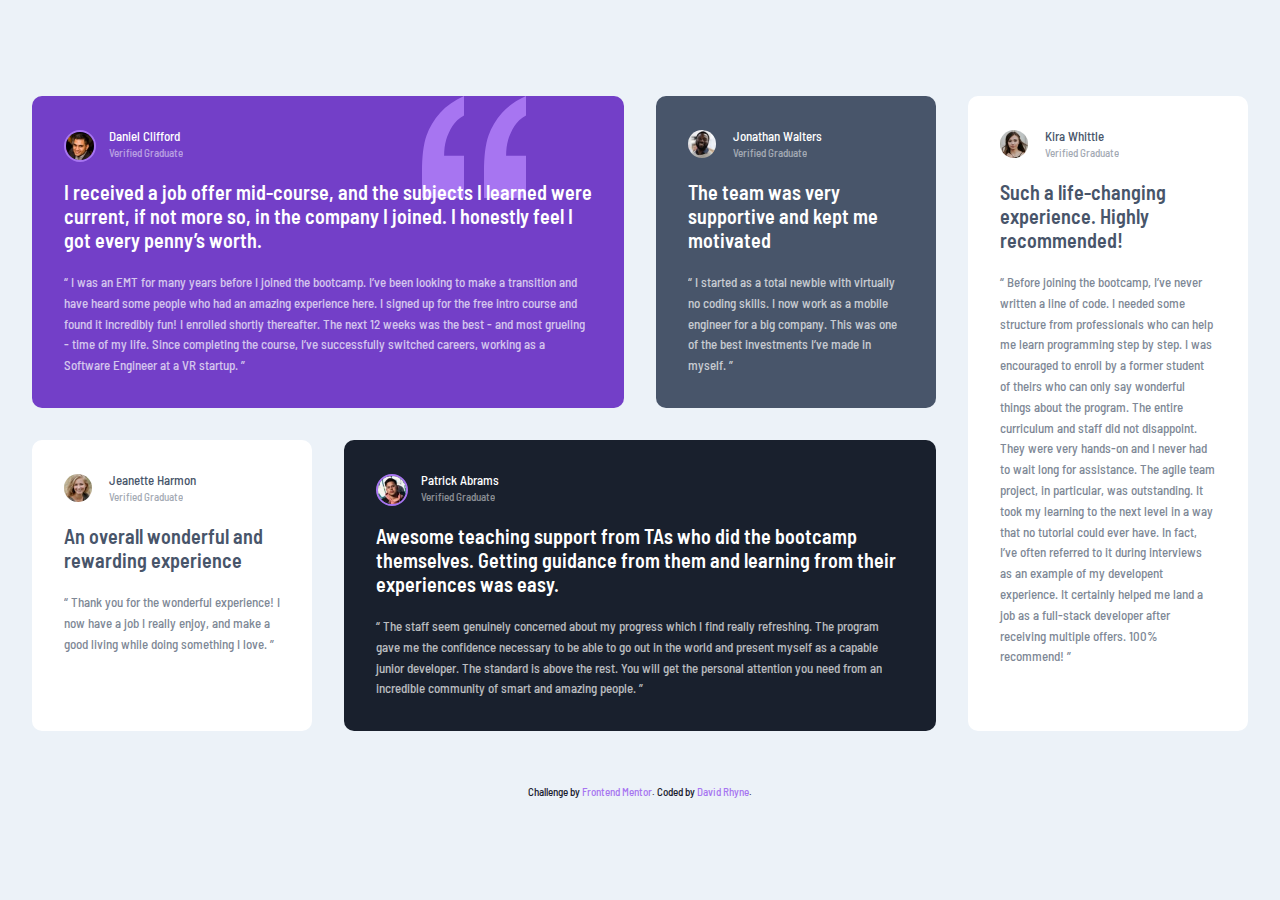
<file: index.html>
<!DOCTYPE html>
<html lang="en">
<head>
    <meta charset="UTF-8">
    <meta name="viewport" content="width=device-width, initial-scale=1.0">
    <title>Grid sections</title>
    <link rel="stylesheet" href="index.css">
    <link href='https://fonts.googleapis.com/css?family=Barlow Semi Condensed' rel='stylesheet'>
</head>
<body>
  <div class="container">

    <div class="card card1">
      <img src="./images/image-daniel.jpg" alt="Daniel" class="card__img accent-border">
      <h2 class="card__name">Daniel Clifford </h2>
      <p class="card__title">Verified Graduate</p>
      <p class="card__main-quote">
        I received a job offer mid-course, and the subjects I learned were current, if not more so,
        in the company I joined. I honestly feel I got every penny’s worth.
      </p>
      <p class="card__testimonial">
        “ I was an EMT for many years before I joined the bootcamp. I’ve been looking to make a
        transition and have heard some people who had an amazing experience here. I signed up
        for the free intro course and found it incredibly fun! I enrolled shortly thereafter.
        The next 12 weeks was the best - and most grueling - time of my life. Since completing
        the course, I’ve successfully switched careers, working as a Software Engineer at a VR startup. ”
      </p>
    </div>

    <div class="card card2">
      <img src="./images/image-jonathan.jpg" alt="Jonathan" class="card__img">
      <h2 class="card__name">Jonathan Walters</h2>
      <p class="card__title">Verified Graduate</p>
      <p class="card__main-quote">
        The team was very supportive and kept me motivated
      </p>
      <p class="card__testimonial">
        “ I started as a total newbie with virtually no coding skills. I now work as a mobile engineer
        for a big company. This was one of the best investments I’ve made in myself. ”
      </p>
    </div>
    
    <div class="card card3">
      <img src="./images/image-jeanette.jpg" alt="Jeanette" class="card__img">
      <h2 class="card__name">Jeanette Harmon</h2>
      <p class="card__title">Verified Graduate</p>
      <p class="card__main-quote">
        An overall wonderful and rewarding experience</p>
      <p class="card__testimonial">“ Thank you for the wonderful experience! I now have a job I really enjoy, and make a
        good living while doing something I love. ”
      </p>
    </div>

    <div class="card card4">
      <img src="./images/image-patrick.jpg" alt="Patrick" class="card__img accent-border">
      <h2 class="card__name"> Patrick Abrams</h2>
      <p class="card__title">Verified Graduate</p>
      <p class="card__main-quote">Awesome teaching support from TAs who did the bootcamp themselves. Getting guidance
        from them and learning from their experiences was easy.
      </p>
      <p class="card__testimonial">“ The staff seem genuinely concerned about my progress which I find really
        refreshing. The program gave me the confidence necessary to be able to go out in the world and present myself as
        a capable junior developer. The standard is above the rest. You will get the personal attention you need from
        an incredible community of smart and amazing people. ”
      </p>
    </div>

    <div class="card card5">
      <img src="./images/image-kira.jpg" alt="Kira" class="card__img">
      <h2 class="card__name">Kira Whittle</h2>
      <p class="card__title">Verified Graduate</p>
      <p class="card__main-quote">Such a life-changing experience. Highly recommended!</p>
      <p class="card__testimonial">“ Before joining the bootcamp, I’ve never written a line of code. I needed some
        structure from professionals who can help me learn programming step by step. I was encouraged to enroll by a
        former
        student of theirs who can only say wonderful things about the program. The entire curriculum and staff
        did not disappoint. They were very hands-on and I never had to wait long for assistance. The agile team
        project, in particular, was outstanding. It took my learning to the next level in a way that no tutorial
        could ever have. In fact, I’ve often referred to it during interviews as an example of my developent
        experience. It certainly helped me land a job as a full-stack developer after receiving multiple offers.
        100% recommend! ”
      </p>
    </div>

  </div>

  <div class="attribution">
    Challenge by <a href="https://www.frontendmentor.io?ref=challenge" target="_blank">Frontend Mentor</a>.
    Coded by <a href="mailto:davidrhyne@att.net">David Rhyne</a>.
  </div>
</body>
</html>
</file>
<file: index.css>
:root {
    --bg-color: #ECF2F8;
    --white-color: #fff;
    --primary-color: #733FC8;
    --primary-accent-color: #A775F1;
    --secondary-color: #48556A;
    --tertiary-color: #19202D;
    --lightest-gray-color: #CFCFCF;



}

body {
    font-family: 'Barlow Semi Condensed', sans-serif;
    font-size: 1rem;
    font-weight: 500;
    color: var(--white-color);
    background-color: var(--bg-color);
    margin: 4em auto;
}

h2,
p {
    margin: 0;
    padding: 0;
    font-family: 'Barlow Semi Condensed', sans-serif;
}

.container {
    display: flex;
    flex-direction: column;
    align-items: center;
    max-width: 1440px;
    margin: 0 auto;
}

/* individual card styling */
.card {
    grid-area: card;
    box-sizing: border-box;
    background: #733FC8;
    border-radius: 10px;
    padding: 2em 1.75em;
    margin: 1em;
    display: grid;
    grid-template-columns: 45px auto;
    grid-template-rows: 16px 16px auto minmax(auto, 1fr);
    grid-template-areas:
        "img name"
        "img title"
        "main-quote main-quote"
        "testimonial testimonial";
}

.card__name {
    grid-area: name;
    font-size: .8125rem;
    font-weight: 500;
}

.card__title {
    grid-area: title;
    font-size: .6875rem;
    opacity: 50%;
    margin-top: 2px;
}

.card__main-quote {
    grid-area: main-quote;
    font-size: 1.25rem;
    font-weight: 600;
    margin: 1em 0;
}

.card__testimonial {
    font-size: .8125rem;
    grid-area: testimonial;
    color: var(--testimonial-color);
    opacity: 70%;
    line-height: 1.6;
}

.card__img {
    grid-area: img;
    height: 28px;
    width: auto;
    border-radius: 100%;
    margin-top: 2px;
}

.accent-border {
    border: 2px solid var(--primary-accent-color);
}

/* card variations stying */
.card1 {
    grid-area: card1;
    background: var(--primary-color);
    color: var(--white-color);
    background-image: url(../images/bg-pattern-quotation.svg);
    background-repeat: no-repeat;
    background-position: 85% 0%;
}

.card2 {
    grid-area: card2;
    background: var(--secondary-color);
    color: var(--white-color);
}

.card3 {
    grid-area: card3;
}

.card4 {
    grid-area: card4;
    background: var(--tertiary-color);
    color: var(--white-color);
}

.card5 {
    grid-area: card5;
}

.card3,
.card5 {
    background: var(--white-color);
    color: var(--secondary-color);
}

/*  tablet sized media query */
@media (min-width: 600px) {

    /* multiple cards layout */
    .container {
        display: grid;
        grid-template-columns: minmax(250px, auto) minmax(250px, auto);
        grid-template-areas:
            "card1 card4"
            "card2 card3"
            "card5 card5";
        gap: 2em;
        padding: 2em;
        align-items: unset;
    }

    .card {
        margin: 0;
    }
}

/* desktop sized media query */
@media (min-width: 1100px) {

    /* multiple cards layout */
    .container {
        grid-template-columns: repeat(4, minmax(200px, auto));
        grid-template-areas:
            "card1 card1 card2 card5"
            "card3 card4 card4 card5";
    }

    .card {
        margin: 0;
        padding: 2em;
    }

    .card1 {
        background-position: 80% 0%;
    }
}

.attribution {
    font-size: 11px;
    text-align: center;
    color: var(--tertiary-color);
    width: 400px;
    margin: 2em auto;
}

.attribution a {
    color: var(--primary-accent-color);
    text-decoration: none;
}

.attribution a:hover,
.attribution a:focus {
    background: var(--primary-accent-color);
    color: var(--white-color);
    padding: 1px 3px;
}
</file>
